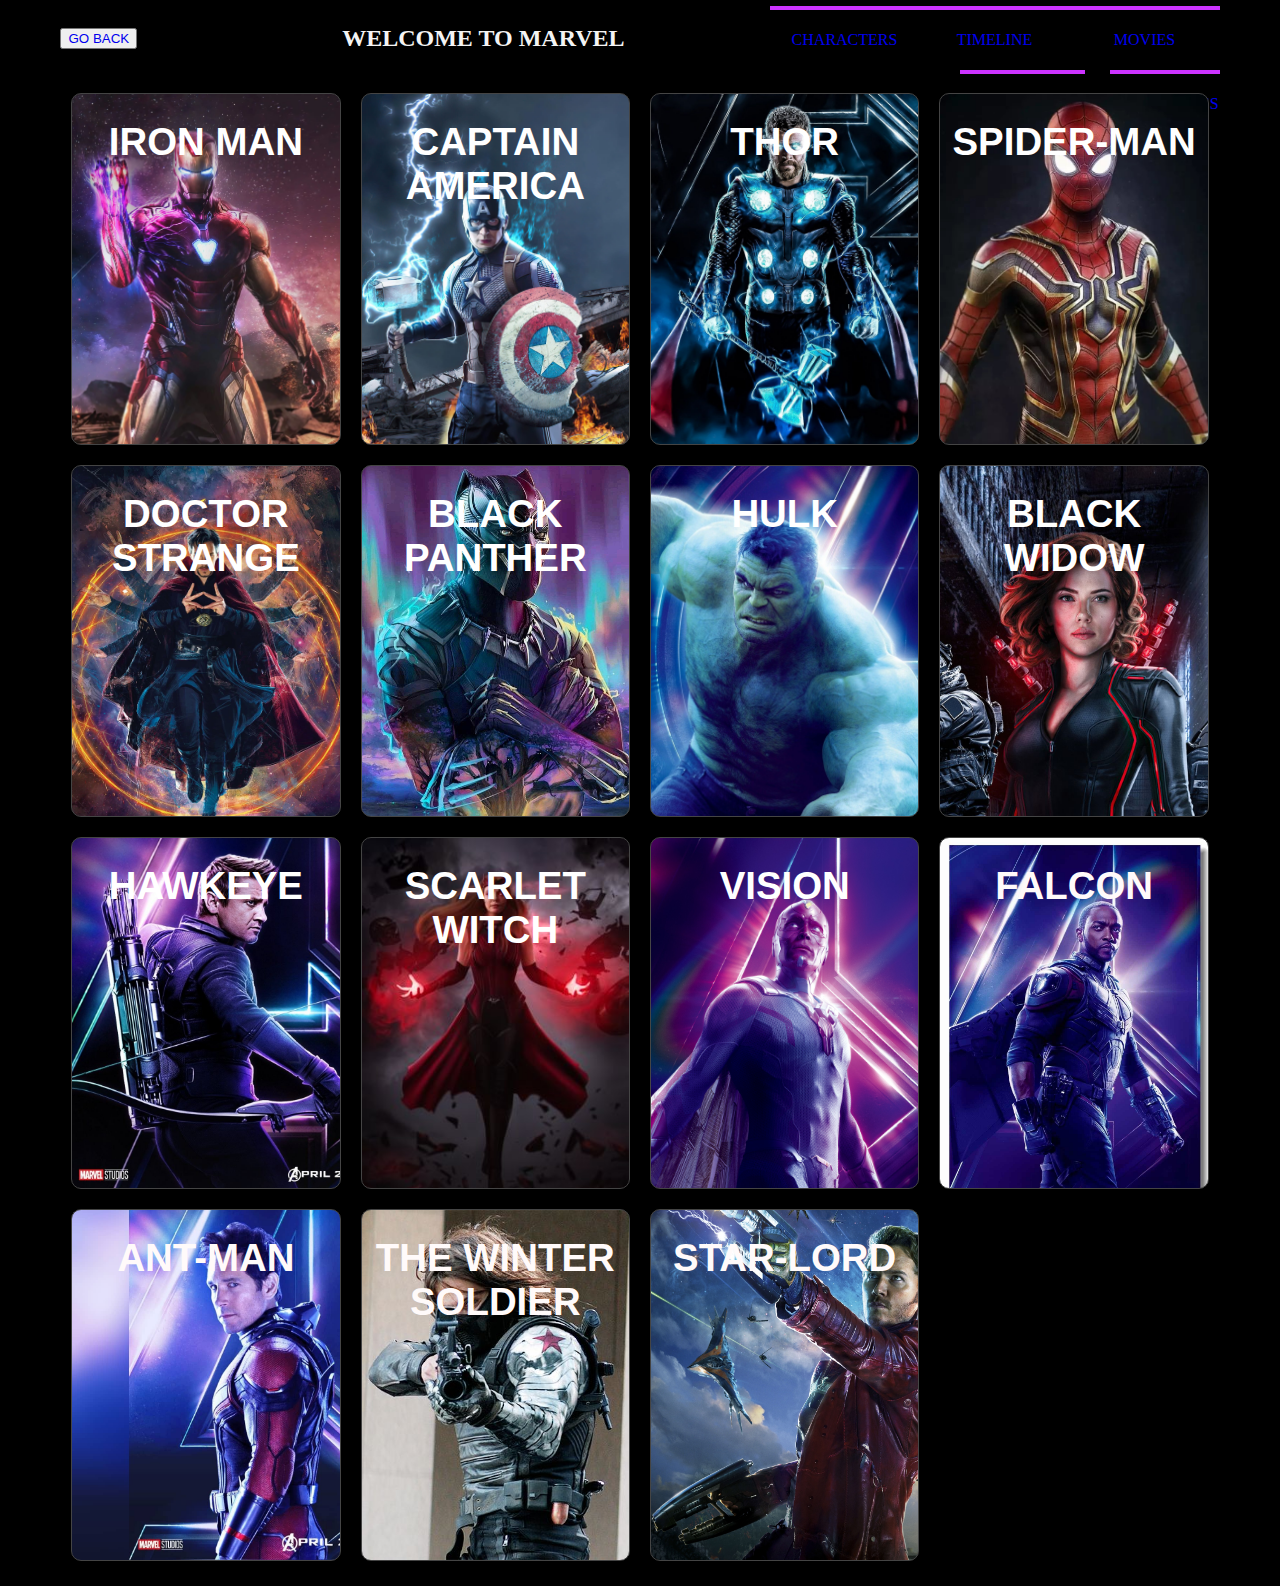
<file: characters.html>
<!DOCTYPE html>
<html lang="en">
<head>
    <meta charset="UTF-8">
    <meta http-equiv="X-UA-Compatible" content="IE=edge">
    <meta name="viewport" content="width=device-width, initial-scale=1.0">
    <link href="https://cdn.jsdelivr.net/npm/bootstrap@5.2.0-beta1/dist/css/bootstrap.min.css" rel="stylesheet" integrity="sha384-0evHe/X+R7YkIZDRvuzKMRqM+OrBnVFBL6DOitfPri4tjfHxaWutUpFmBp4vmVor" crossorigin="anonymous">
    <link rel="stylesheet" href="characters.css">
    <title>Characters</title>
</head>
<body>
    
    <header>
        <div class="buttn">
            <button type="button" class="btn btn-light"><a href="index.html">GO BACK</a></button>
        </div>
        <a href="index.html"> <h2>  WELCOME TO MARVEL </h2> </a> 
         <ul>
             

            <div class="charac">
                <li><a href="characters.html">CHARACTERS</a></li>
              </div>
            <li class="nav-item dropdown" >
                <a class="nav-link dropdown-toggle" href="#" id="navbarDarkDropdownMenuLink" role="button" data-bs-toggle="dropdown" aria-expanded="false">
                TIMELINE
                </a>
                <ul class="dropdown-menu dropdown-menu-dark" aria-labelledby="navbarDarkDropdownMenuLink">
                    

                    <li> <a class="dropdown-item" href="timeline.html">RELEASE ORDER</a> </li>
                    <li>  <a class="dropdown-item" href="chrono.html">WATCH ORDER</a></li>
                </ul>
              </li>
         
            <li class="nav-item dropdown" >
                <a class="nav-link dropdown-toggle" href="#" id="navbarDarkDropdownMenuLink" role="button" data-bs-toggle="dropdown" aria-expanded="false">
                 MOVIES
                </a>
                <ul class="dropdown-menu dropdown-menu-dark" aria-labelledby="navbarDarkDropdownMenuLink">
                <li><a class="dropdown-item" href="movies.html">FILM</a></li>
                <li><a class="dropdown-item" href="series.html">SERIES</a></li>
                </ul>
            </li>

             
         </ul>
 </header>

   <div id="container">
        <div class="card" id="num1">
            <article>
                <div class="n1">
                    <h1>IRON MAN</h1>
                </div>
            </article>
        </div>
        <div class="card" id="num2">
            <article>
                <div class="n2">
                    <h1>CAPTAIN AMERICA</h1>
                </div>
            </article>
        </div>
        <div class="card" id="num3">
            <article>
                <div class="n3">
                    <h1>THOR</h1>
                </div>
            </article>
        </div>
        <div class="card" id="num4">
            <article> 
                <div class="n4">
                    <h1>SPIDER-MAN</h1>
                </div>
            </article>
        </div>
        <div class="card" id="num5">
            <article>
                <div class="n5">
                    <h1>DOCTOR STRANGE</h1>
                </div>
            </article>
        </div>
        <div class="card" id="num6">
            <article>
                <div class="n6">
                    <h1>BLACK PANTHER</h1>
                </div>
            </article>
        </div>
        <div class="card" id="num7">
            <article>
                <div class="n7">
                    <h1>HULK</h1>
                </div>
            </article>
        </div>
        <div class="card" id="num8">
            <article> 
                <div class="n8">
                    <h1>BLACK WIDOW</h1>
                </div>
            </article>
        </div>
        <div class="card" id="num9">
            <article>
                <div class="n9">
                    <h1>HAWKEYE</h1>
                </div>
            </article>
        </div>
        <div class="card" id="num10">
            <article>
                <div class="n10">
                    <h1>SCARLET WITCH</h1>
                </div>
            </article>
        </div>
        <div class="card" id="num11">
            <article>
                <div class="n11">
                    <h1>VISION</h1>
                </div>
            </article>
        </div>
        <div class="card" id="num12">
            <article> 
                <div class="n12">
                    <h1>FALCON</h1>
                </div>
            </article>
        </div>
        <div class="card" id="num13">
            <article> 
                <div class="n13">
                    <h1>ANT-MAN</h1>
                </div>
            </article>
        </div>
        <div class="card" id="num14">
            <article>
                <div class="n14">
                    <h1>THE WINTER SOLDIER</h1>
                </div>
            </article>
        </div>
        <div class="card" id="num15">
            <article>
                <div class="n15">
                    <h1>STAR-LORD</h1>
                </div>
            </article>
        </div>
   </div>


   <script src="https://cdn.jsdelivr.net/npm/bootstrap@5.2.0-beta1/dist/js/bootstrap.bundle.min.js" integrity="sha384-pprn3073KE6tl6bjs2QrFaJGz5/SUsLqktiwsUTF55Jfv3qYSDhgCecCxMW52nD2" crossorigin="anonymous"></script>
</body>
</html>
</file>
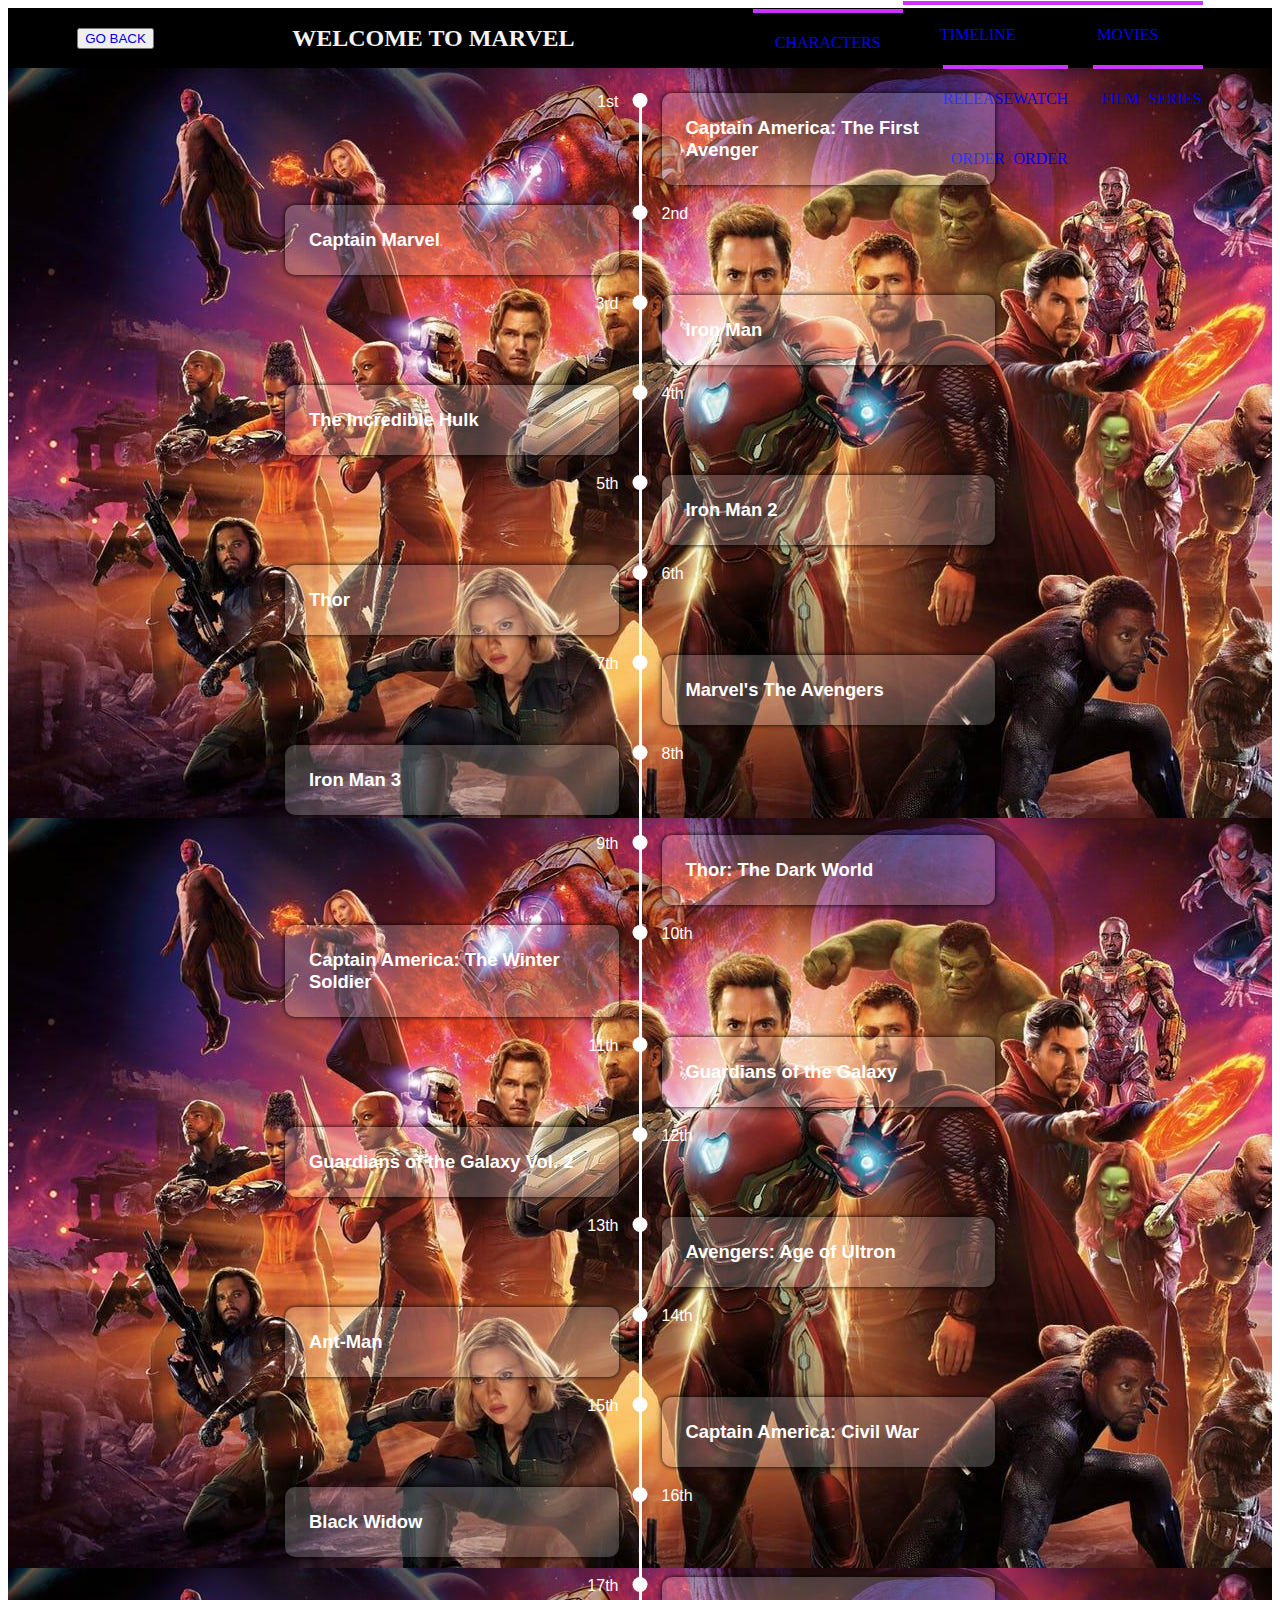
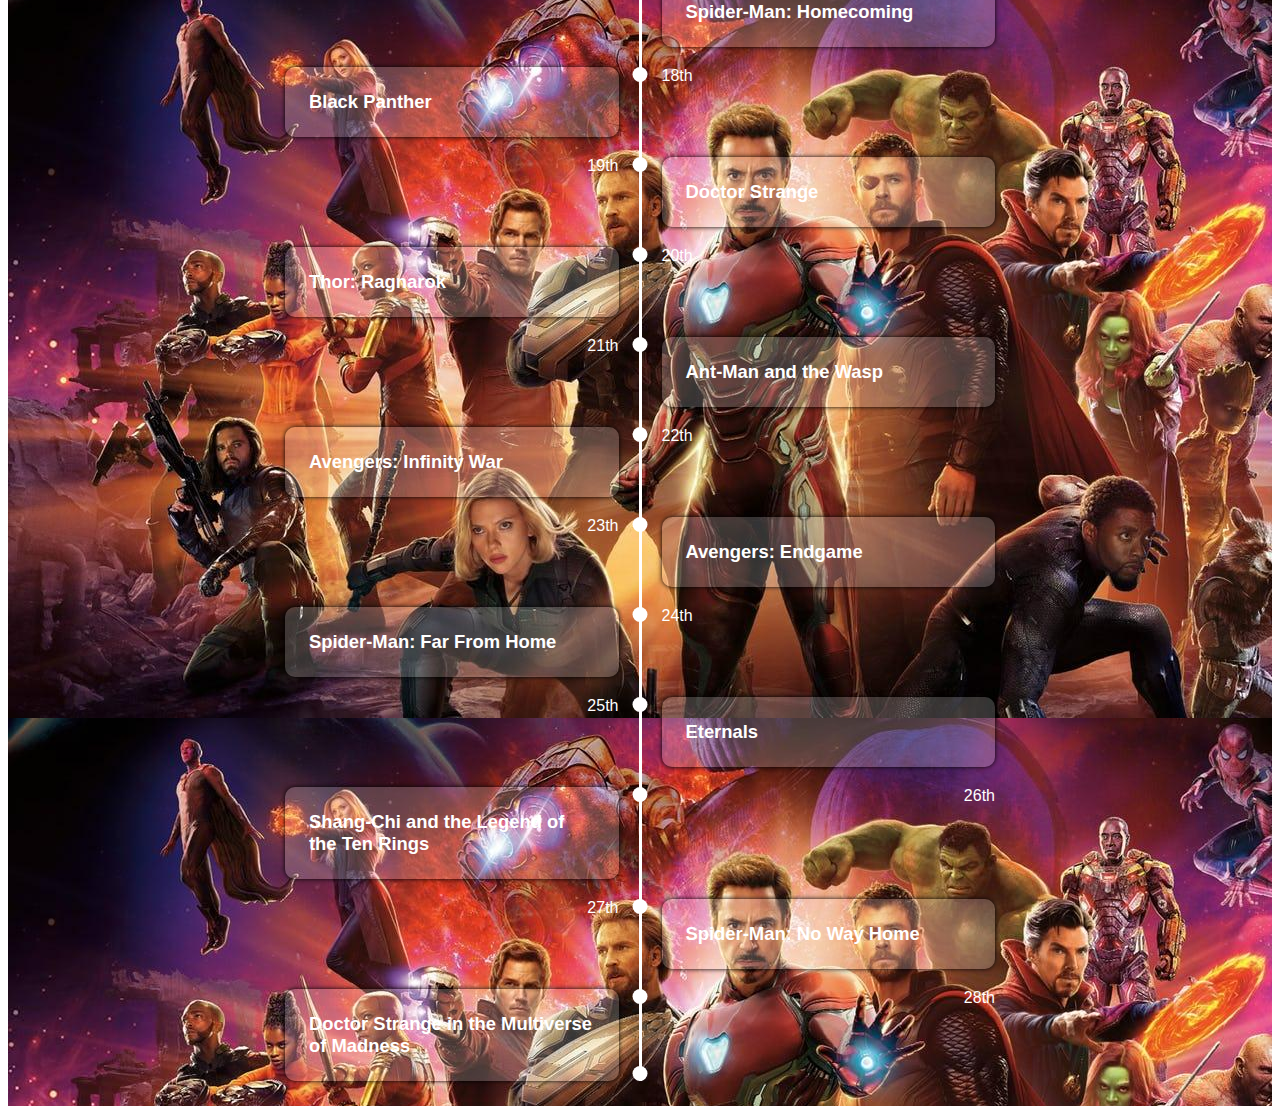
<file: chrono.html>
<!DOCTYPE html>
<html lang="en">

<head>
    <meta charset="UTF-8">
    <meta http-equiv="X-UA-Compatible" content="IE=edge">
    <meta name="viewport" content="width=device-width, initial-scale=1.0">

    <title>HOW TO WATCH MARVEL IN CHRONOLOGICAL ORDER</title>
    <link rel="stylesheet" href="chrono.css">
    <link href="https://cdn.jsdelivr.net/npm/bootstrap@5.0.2/dist/css/bootstrap.min.css" rel="stylesheet"
        integrity="sha384-EVSTQN3/azprG1Anm3QDgpJLIm9Nao0Yz1ztcQTwFspd3yD65VohhpuuCOmLASjC" crossorigin="anonymous">

</head>

<body>

    <header>
        <div class="buttn">
            <button type="button" class="btn btn-light"><a href="index.html">GO BACK</a></button>
        </div>
        <a href="index.html"> <h2> WELCOME TO MARVEL </h2>
        </a>
        <ul>


            <div class="charac">
                <li><a href="characters.html">CHARACTERS</a></li>
              </div>
            <li class="nav-item dropdown" >
                <a class="nav-link dropdown-toggle" href="#" id="navbarDarkDropdownMenuLink" role="button" data-bs-toggle="dropdown" aria-expanded="false">
                TIMELINE
                </a>
                <ul class="dropdown-menu dropdown-menu-dark" aria-labelledby="navbarDarkDropdownMenuLink">
                    

                    <li> <a class="dropdown-item" href="timeline.html">RELEASE ORDER</a> </li>
                    <li>  <a class="dropdown-item" href="chrono.html">WATCH ORDER</a></li>
                </ul>
              </li>

            <li style="padding-bottom:10px" class="nav-item dropdown">
                <a class="nav-link dropdown-toggle" href="#" id="navbarDarkDropdownMenuLink" role="button"
                    data-bs-toggle="dropdown" aria-expanded="false">
                    MOVIES
                </a>
                <ul class="dropdown-menu dropdown-menu-dark" aria-labelledby="navbarDarkDropdownMenuLink">
                    <li><a class="dropdown-item" href="movies.html">FILM</a></li>
                    <li><a class="dropdown-item" href="series.html">SERIES</a></li>
                </ul>
            </li>


        </ul>
    </header>
    <div class="background">
        <div class="timeline">
            <div class="timeline--component">
                <div class="timeline--date timeline--date--right">1st</div>
            </div>
            <div class="timeline--middle">
                <div class="timeline--point"></div>
            </div>

            <div class="timeline--component timeline--component--bg">
                <h3 class="timeline--title">Captain America: The First Avenger</h3>

            </div>

            <div class="timeline--component timeline--component--bg">
                <h3 class="timeline--title">Captain Marvel</h3>

            </div>
            <div class="timeline--middle">
                <div class="timeline--point"></div>
            </div>
            <div class="timeline--component">
                <div class="timeline--date ">2nd</div>

            </div>

            <div class="timeline--component">
                <div class="timeline--date timeline--date--right">3rd</div>
            </div>
            <div class="timeline--middle">
                <div class="timeline--point"></div>
            </div>

            <div class="timeline--component timeline--component--bg">
                <h3 class="timeline--title">Iron Man</h3>

            </div>

            <div class="timeline--component timeline--component--bg">
                <h3 class="timeline--title">The Incredible Hulk</h3>

            </div>
            <div class="timeline--middle">
                <div class="timeline--point"></div>
            </div>
            <div class="timeline--component">
                <div class="timeline--date ">4th</div>

            </div>

            <div class="timeline--component">
                <div class="timeline--date timeline--date--right">5th</div>
            </div>
            <div class="timeline--middle">
                <div class="timeline--point"></div>
            </div>

            <div class="timeline--component timeline--component--bg">
                <h3 class="timeline--title">Iron Man 2</h3>

            </div>

            <div class="timeline--component timeline--component--bg">
                <h3 class="timeline--title">Thor</h3>

            </div>
            <div class="timeline--middle">
                <div class="timeline--point"></div>
            </div>
            <div class="timeline--component">
                <div class="timeline--date ">6th</div>

            </div>

            <div class="timeline--component">
                <div class="timeline--date timeline--date--right">7th</div>
            </div>
            <div class="timeline--middle">
                <div class="timeline--point"></div>
            </div>

            <div class="timeline--component timeline--component--bg">
                <h3 class="timeline--title">Marvel's The Avengers</h3>

            </div>

            <div class="timeline--component timeline--component--bg">
                <h3 class="timeline--title">Iron Man 3</h3>

            </div>
            <div class="timeline--middle">
                <div class="timeline--point"></div>
            </div>
            <div class="timeline--component">
                <div class="timeline--date ">8th</div>

            </div>

            <div class="timeline--component">
                <div class="timeline--date timeline--date--right">9th</div>
            </div>
            <div class="timeline--middle">
                <div class="timeline--point"></div>
            </div>

            <div class="timeline--component timeline--component--bg">
                <h3 class="timeline--title">Thor: The Dark World</h3>

            </div>

            <div class="timeline--component timeline--component--bg">
                <h3 class="timeline--title">Captain America: The Winter Soldier</h3>

            </div>
            <div class="timeline--middle">
                <div class="timeline--point"></div>
            </div>
            <div class="timeline--component">
                <div class="timeline--date ">10th</div>

            </div>

            <div class="timeline--component">
                <div class="timeline--date timeline--date--right">11th</div>
            </div>
            <div class="timeline--middle">
                <div class="timeline--point"></div>
            </div>

            <div class="timeline--component timeline--component--bg">
                <h3 class="timeline--title">Guardians of the Galaxy </h3>

            </div>

            <div class="timeline--component timeline--component--bg">
                <h3 class="timeline--title">Guardians of the Galaxy Vol. 2</h3>

            </div>
            <div class="timeline--middle">
                <div class="timeline--point"></div>
            </div>
            <div class="timeline--component">
                <div class="timeline--date ">12th</div>

            </div>

            <div class="timeline--component">
                <div class="timeline--date timeline--date--right">13th</div>
            </div>
            <div class="timeline--middle">
                <div class="timeline--point"></div>
            </div>

            <div class="timeline--component timeline--component--bg">
                <h3 class="timeline--title">Avengers: Age of Ultron</h3>

            </div>

            <div class="timeline--component timeline--component--bg">
                <h3 class="timeline--title">Ant-Man</h3>

            </div>
            <div class="timeline--middle">
                <div class="timeline--point"></div>
            </div>
            <div class="timeline--component">
                <div class="timeline--date ">14th</div>

            </div>

            <div class="timeline--component">
                <div class="timeline--date timeline--date--right">15th</div>
            </div>
            <div class="timeline--middle">
                <div class="timeline--point"></div>
            </div>

            <div class="timeline--component timeline--component--bg">
                <h3 class="timeline--title">Captain America: Civil War</h3>

            </div>

            <div class="timeline--component timeline--component--bg">
                <h3 class="timeline--title">Black Widow</h3>

            </div>
            <div class="timeline--middle">
                <div class="timeline--point"></div>
            </div>
            <div class="timeline--component">
                <div class="timeline--date ">16th</div>

            </div>

            <div class="timeline--component">
                <div class="timeline--date timeline--date--right">17th</div>
            </div>
            <div class="timeline--middle">
                <div class="timeline--point"></div>
            </div>

            <div class="timeline--component timeline--component--bg">
                <h3 class="timeline--title">Spider-Man: Homecoming</h3>

            </div>

            <div class="timeline--component timeline--component--bg">
                <h3 class="timeline--title">Black Panther</h3>

            </div>
            <div class="timeline--middle">
                <div class="timeline--point"></div>
            </div>
            <div class="timeline--component">
                <div class="timeline--date ">18th</div>

            </div>

            <div class="timeline--component">
                <div class="timeline--date timeline--date--right">19th</div>
            </div>
            <div class="timeline--middle">
                <div class="timeline--point"></div>
            </div>

            <div class="timeline--component timeline--component--bg">
                <h3 class="timeline--title">Doctor Strange</h3>

            </div>

            <div class="timeline--component timeline--component--bg">
                <h3 class="timeline--title">Thor: Ragnarok</h3>

            </div>
            <div class="timeline--middle">
                <div class="timeline--point"></div>
            </div>
            <div class="timeline--component">
                <div class="timeline--date ">20th</div>

            </div>

            <div class="timeline--component">
                <div class="timeline--date timeline--date--right">21th</div>
            </div>
            <div class="timeline--middle">
                <div class="timeline--point"></div>
            </div>

            <div class="timeline--component timeline--component--bg">
                <h3 class="timeline--title">Ant-Man and the Wasp</h3>

            </div>

            <div class="timeline--component timeline--component--bg">
                <h3 class="timeline--title">Avengers: Infinity War</h3>

            </div>
            <div class="timeline--middle">
                <div class="timeline--point"></div>
            </div>
            <div class="timeline--component">
                <div class="timeline--date ">22th</div>

            </div>

            <div class="timeline--component">
                <div class="timeline--date timeline--date--right">23th</div>
            </div>
            <div class="timeline--middle">
                <div class="timeline--point"></div>
            </div>

            <div class="timeline--component timeline--component--bg">
                <h3 class="timeline--title">Avengers: Endgame</h3>

            </div>

            <div class="timeline--component timeline--component--bg">
                <h3 class="timeline--title">Spider-Man: Far From Home</h3>

            </div>
            <div class="timeline--middle">
                <div class="timeline--point"></div>
            </div>
            <div class="timeline--component">
                <div class="timeline--date ">24th</div>

            </div>

            <div class="timeline--component">
                <div class="timeline--date timeline--date--right">25th</div>

            </div>
            <div class="timeline--middle">
                <div class="timeline--point"></div>
            </div>
            <div class="timeline--component timeline--component--bg">
                <h3 class="timeline--title">Eternals</h3>
            
            </div>

            <div class="timeline--component timeline--component--bg">
                <h3 class="timeline--title">Shang-Chi and the Legend of the Ten Rings</h3>
            
            </div>
            <div class="timeline--middle">
                <div class="timeline--point"></div>
            </div>
            <div class="timeline--component">
                <div class="timeline--date timeline--date--right">26th</div>
            </div>

            <div class="timeline--component">
                <div class="timeline--date timeline--date--right">27th</div>

            </div>
            <div class="timeline--middle">
                <div class="timeline--point"></div>
            </div>
            <div class="timeline--component timeline--component--bg">
                <h3 class="timeline--title">Spider-Man: No Way Home</h3>
            
            </div>


            <div class="timeline--component timeline--component--bottom   timeline--component--bg">
                <h3 class="timeline--title">Doctor Strange in the Multiverse of Madness</h3>
            
            </div>
            <div class="timeline--middle">
                <div class="timeline--point"></div>
                <div class="timeline--point timeline--point--bottom"></div>
            </div>
            <div class="timeline--component timeline--component--bottom">
                <div class="timeline--date timeline--date--right">28th</div>
            </div>

        </div>
    </div>
</body>

<script src="https://cdn.jsdelivr.net/npm/bootstrap@5.0.2/dist/js/bootstrap.bundle.min.js" integrity="sha384-MrcW6ZMFYlzcLA8Nl+NtUVF0sA7MsXsP1UyJoMp4YLEuNSfAP+JcXn/tWtIaxVXM" crossorigin="anonymous"></script>

</html>
</file>
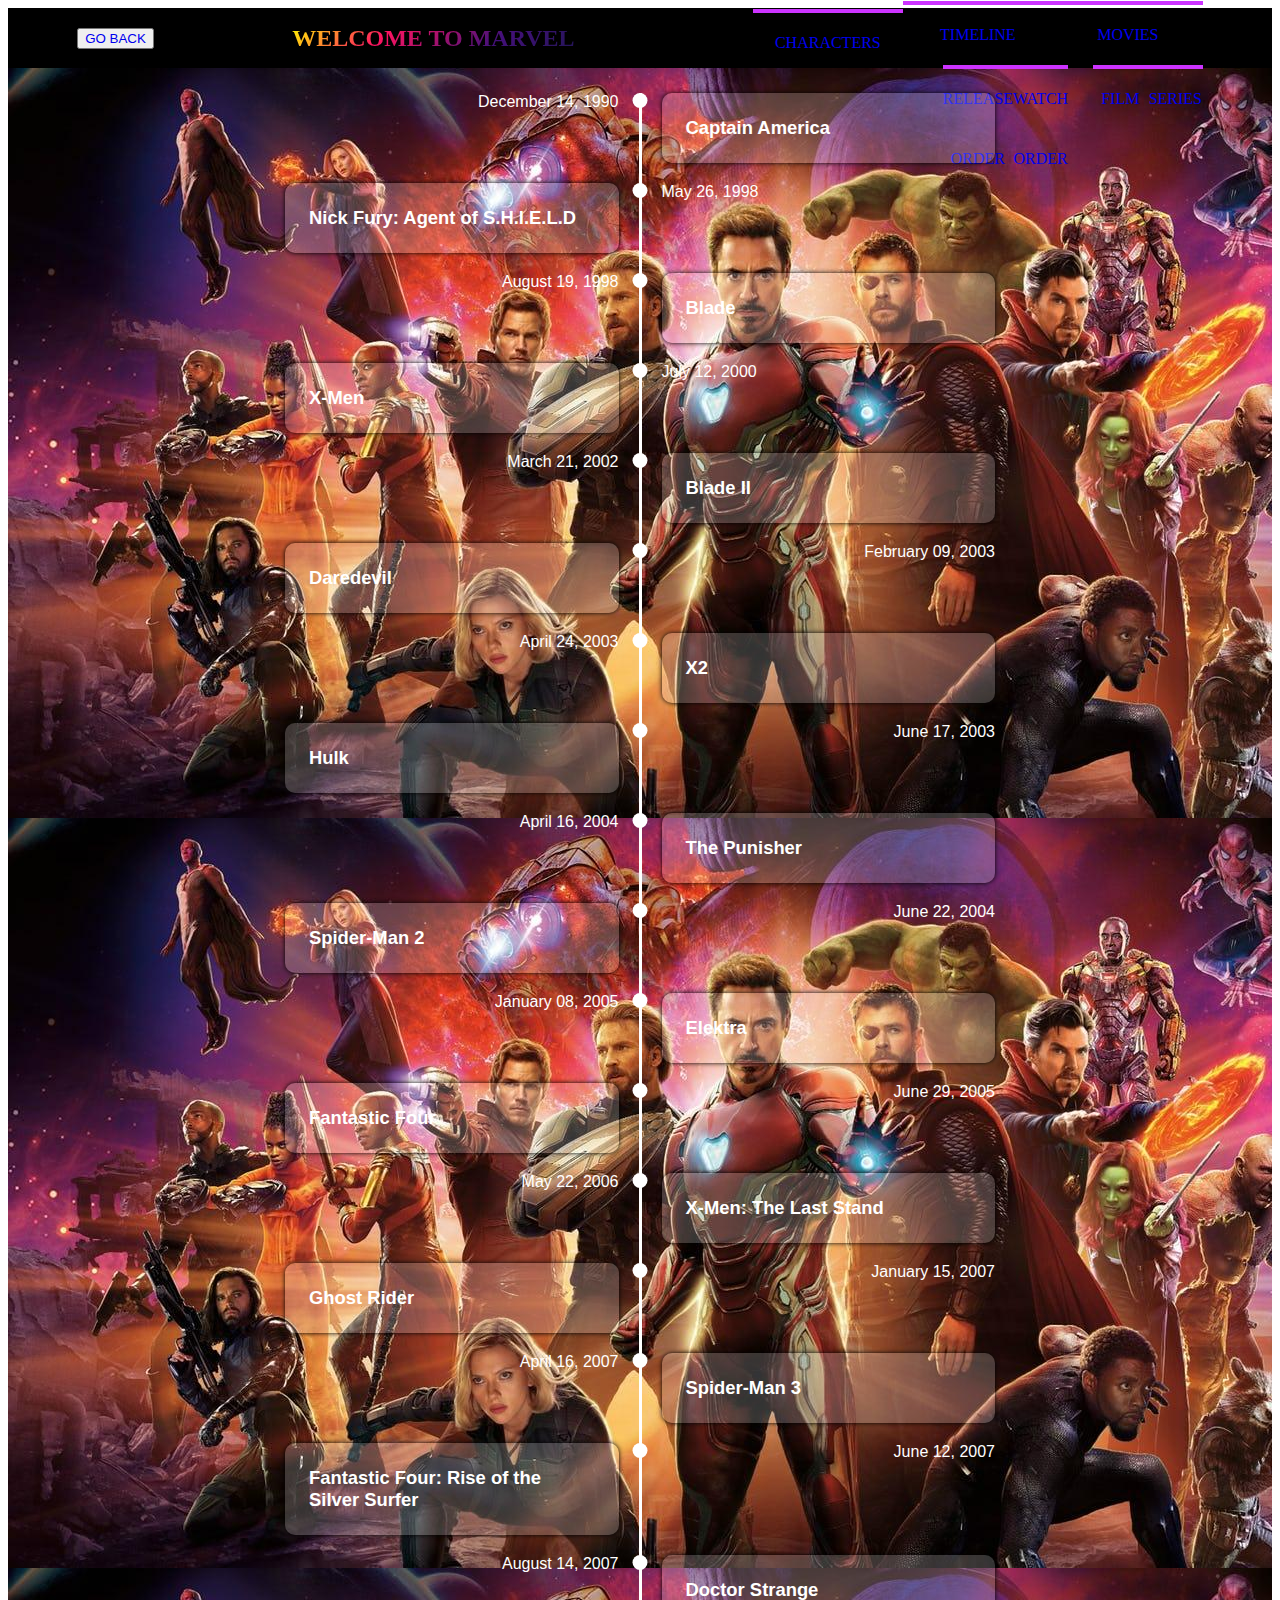
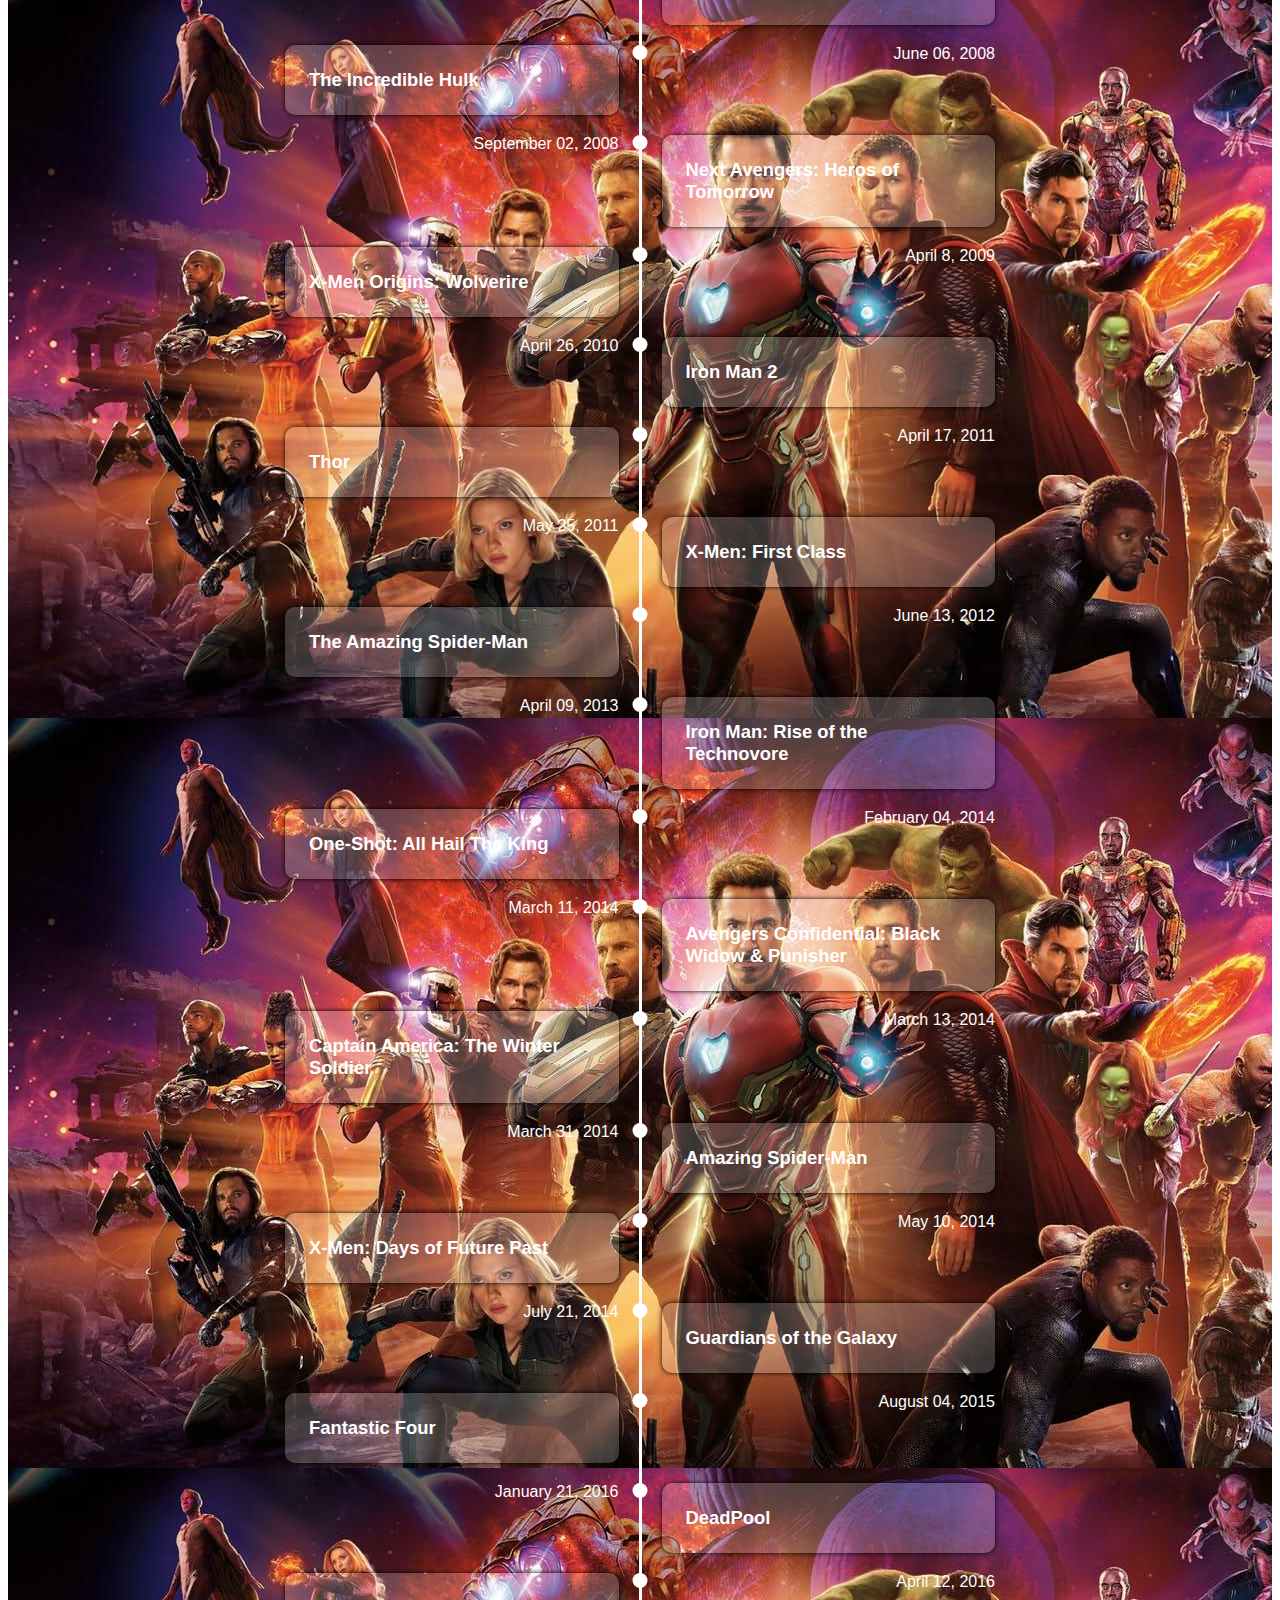
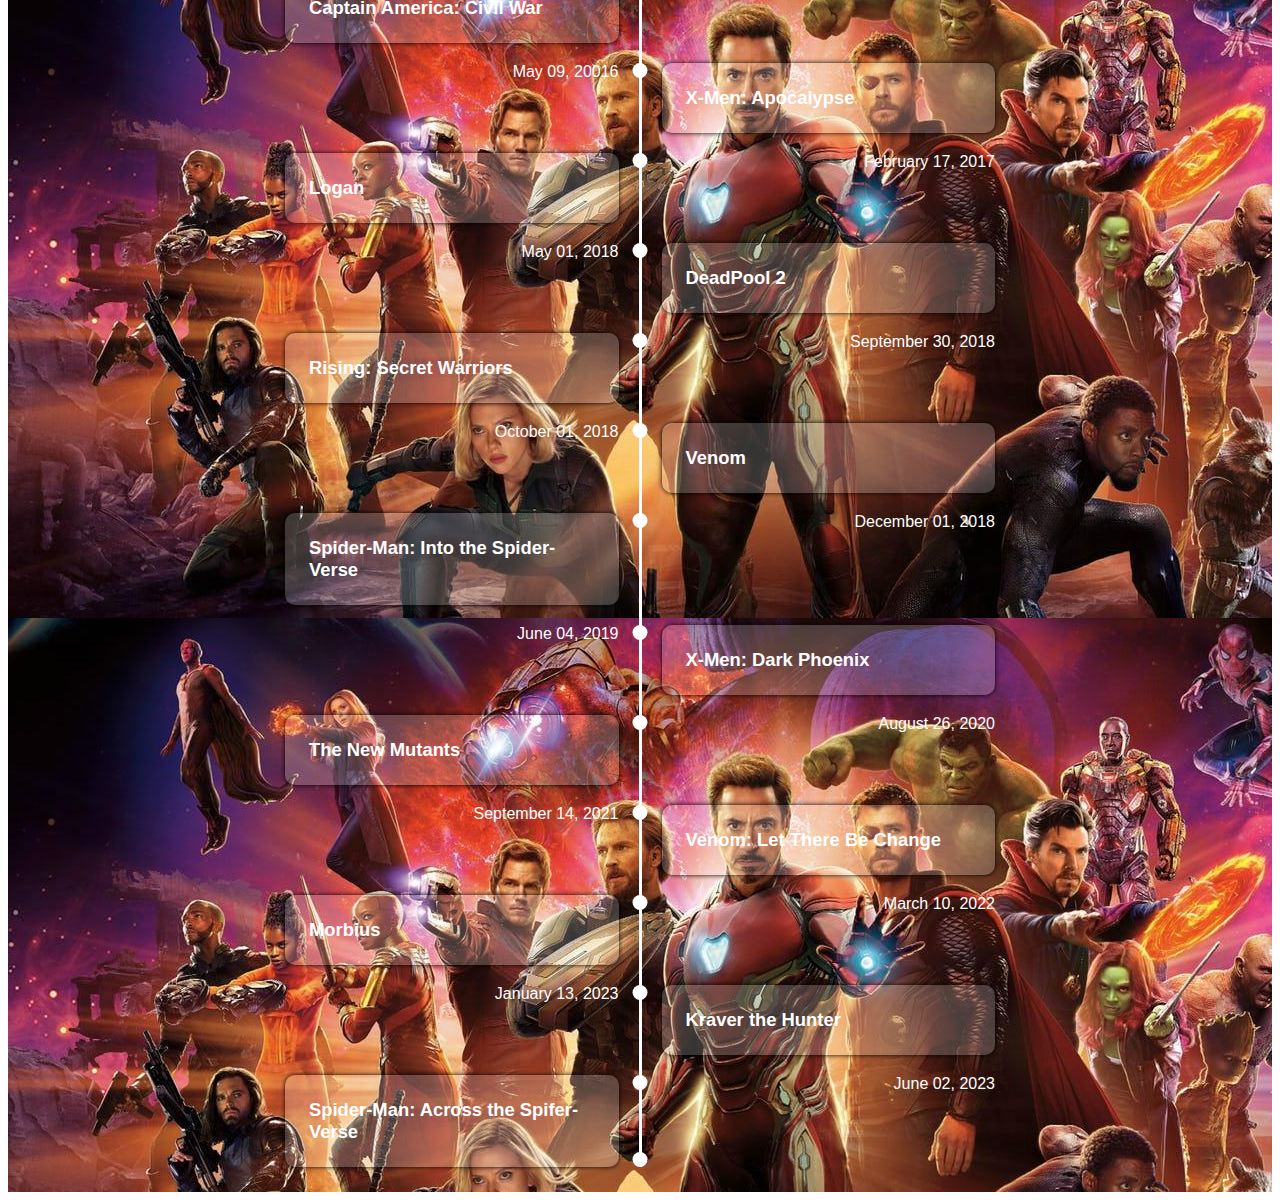
<file: timeline.html>
<!DOCTYPE html>
<html lang="en">

<head>
    <meta charset="UTF-8">
    <meta http-equiv="X-UA-Compatible" content="IE=edge">
    <meta name="viewport" content="width=device-width, initial-scale=1.0">

    <title>Timeline</title>
    <link rel="stylesheet" href="timeline.css">
    <link href="https://cdn.jsdelivr.net/npm/bootstrap@5.0.2/dist/css/bootstrap.min.css" rel="stylesheet" integrity="sha384-EVSTQN3/azprG1Anm3QDgpJLIm9Nao0Yz1ztcQTwFspd3yD65VohhpuuCOmLASjC" crossorigin="anonymous">

</head>

<body>
    <header>
        <div class="buttn">
            <button type="button" class="btn btn-light"><a href="index.html">GO BACK</a></button>
        </div>
        <a href="index.html"> <h2>  WELCOME TO MARVEL </h2> </a>
        <ul>


            <div class="charac">
                <li><a href="characters.html">CHARACTERS</a></li>
              </div>
            <li class="nav-item dropdown" >
                <a class="nav-link dropdown-toggle" href="#" id="navbarDarkDropdownMenuLink" role="button" data-bs-toggle="dropdown" aria-expanded="false">
                TIMELINE
                </a>
                <ul class="dropdown-menu dropdown-menu-dark" aria-labelledby="navbarDarkDropdownMenuLink">
                    

                    <li> <a class="dropdown-item" href="timeline.html">RELEASE ORDER</a> </li>
                    <li>  <a class="dropdown-item" href="chrono.html">WATCH ORDER</a></li>
                </ul>
              </li>

            <li style="padding-bottom:10px" class="nav-item dropdown">
                <a class="nav-link dropdown-toggle" href="#" id="navbarDarkDropdownMenuLink" role="button"
                    data-bs-toggle="dropdown" aria-expanded="false">
                    MOVIES
                </a>
                <ul class="dropdown-menu dropdown-menu-dark" aria-labelledby="navbarDarkDropdownMenuLink">
                    <li><a class="dropdown-item" href="movies.html">FILM</a></li>
                    <li><a class="dropdown-item" href="series.html">SERIES</a></li>
                </ul>
            </li>


        </ul>
    </header>

    <div class="background">
        <div class="timeline">
            <div class="timeline--component">
                <div class="timeline--date timeline--date--right">December 14, 1990</div>
            </div>
            <div class="timeline--middle">
                <div class="timeline--point"></div>
            </div>

            <div class="timeline--component timeline--component--bg">
                <h3 class="timeline--title">Captain America</h3>
                
            </div>

            <div class="timeline--component timeline--component--bg">
                <h3 class="timeline--title">Nick Fury: Agent of S.H.I.E.L.D</h3>
                
            </div>
            <div class="timeline--middle">
                <div class="timeline--point"></div>
            </div>
            <div class="timeline--component">
                <div class="timeline--date ">May 26, 1998</div>

            </div>


            <div class="timeline--component">
                <div class="timeline--date timeline--date--right">August 19, 1998</div>
            </div>
            <div class="timeline--middle">
                <div class="timeline--point"></div>
            </div>
            <div class="timeline--component timeline--component--bg">
                <h3 class="timeline--title">Blade</h3>
                
            </div>

            <div class="timeline--component timeline--component--bg">
                <h3 class="timeline--title">X-Men</h3>
            
            </div>
            <div class="timeline--middle">
                <div class="timeline--point"></div>
            </div>
            <div class="timeline--component">
                <div class="timeline--date ">July 12, 2000</div>
            </div>
            

            <div class="timeline--component">
                <div class="timeline--date timeline--date--right">March 21, 2002</div>
            </div>
            <div class="timeline--middle">
                <div class="timeline--point"></div>
            </div>

            <div class="timeline--component timeline--component--bg">
                <h3 class="timeline--title">Blade II</h3>
                
            </div>
            

            <div class="timeline--component timeline--component--bg">
                <h3 class="timeline--title">Daredevil</h3>
                
                
            </div>
            <div class="timeline--middle">
                <div class="timeline--point"></div>
            </div>
            <div class="timeline--component">
                <div class="timeline--date timeline--date--right">February 09, 2003</div>
            </div>


            <div class="timeline--component">
                <div class="timeline--date timeline--date--right">April 24, 2003</div>

            </div>
            <div class="timeline--middle">
                <div class="timeline--point"></div>
            </div>
            <div class="timeline--component timeline--component--bg">
                <h3 class="timeline--title">X2</h3>
                
            </div>
            

            <div class="timeline--component timeline--component--bg">
                <h3 class="timeline--title">Hulk</h3>
                
            </div>
            <div class="timeline--middle">
                <div class="timeline--point"></div>
            </div>
            <div class="timeline--component">
                <div class="timeline--date timeline--date--right">June 17, 2003</div>
            </div>
            

            <div class="timeline--component">
                <div class="timeline--date timeline--date--right">April 16, 2004</div>

            </div>
            <div class="timeline--middle">
                <div class="timeline--point"></div>
            </div>
            <div class="timeline--component timeline--component--bg">
                <h3 class="timeline--title">The Punisher</h3>
                
            </div>
            
            
            <div class="timeline--component timeline--component--bg">
                <h3 class="timeline--title">Spider-Man 2</h3>
                
            </div>
            <div class="timeline--middle">
                <div class="timeline--point"></div>
            </div>
            <div class="timeline--component">
                <div class="timeline--date timeline--date--right">June 22, 2004</div>
            </div>
            

            <div class="timeline--component">
                <div class="timeline--date timeline--date--right">January 08, 2005</div>

            </div>
            <div class="timeline--middle">
                <div class="timeline--point"></div>
            </div>
            <div class="timeline--component timeline--component--bg">
                <h3 class="timeline--title">Elektra</h3>
                
            </div>
            
            
            <div class="timeline--component timeline--component--bg">
                <h3 class="timeline--title">Fantastic Four</h3>
                
            </div>
            <div class="timeline--middle">
                <div class="timeline--point"></div>
            </div>
            <div class="timeline--component">
                <div class="timeline--date timeline--date--right">June 29, 2005</div>
            </div>


            <div class="timeline--component">
                <div class="timeline--date timeline--date--right">May 22, 2006</div>

            </div>
            <div class="timeline--middle">
                <div class="timeline--point"></div>
            </div>
            <div class="timeline--component timeline--component--bg">
                <h3 class="timeline--title">X-Men: The Last Stand</h3>
                
            </div>
            

            <div class="timeline--component timeline--component--bg">
                <h3 class="timeline--title">Ghost Rider</h3>
                
            </div>
            <div class="timeline--middle">
                <div class="timeline--point"></div>
            </div>
            <div class="timeline--component">
                <div class="timeline--date timeline--date--right">January 15, 2007</div>
            </div>


            <div class="timeline--component">
                <div class="timeline--date timeline--date--right">April 16, 2007</div>

            </div>
            <div class="timeline--middle">
                <div class="timeline--point"></div>
            </div>
            <div class="timeline--component timeline--component--bg">
                <h3 class="timeline--title">Spider-Man 3</h3>
                
            </div>


            <div class="timeline--component timeline--component--bg">
                <h3 class="timeline--title">Fantastic Four: Rise of the Silver Surfer</h3>
                
            </div>
            <div class="timeline--middle">
                <div class="timeline--point"></div>
            </div>
            <div class="timeline--component">
                <div class="timeline--date timeline--date--right">June 12, 2007</div>
            </div>


            <div class="timeline--component">
                <div class="timeline--date timeline--date--right">August 14, 2007</div>

            </div>
            <div class="timeline--middle">
                <div class="timeline--point"></div>
            </div>
            <div class="timeline--component timeline--component--bg">
                <h3 class="timeline--title">Doctor Strange</h3>
                
            </div>

            <div class="timeline--component timeline--component--bg">
                <h3 class="timeline--title">The Incredible Hulk</h3>
                
            </div>
            <div class="timeline--middle">
                <div class="timeline--point"></div>
            </div>
            <div class="timeline--component">
                <div class="timeline--date timeline--date--right">June 06, 2008</div>
            </div>


            <div class="timeline--component">
                <div class="timeline--date timeline--date--right">September 02, 2008</div>

            </div>
            <div class="timeline--middle">
                <div class="timeline--point"></div>
            </div>
            <div class="timeline--component timeline--component--bg">
                <h3 class="timeline--title">Next Avengers: Heros of Tomorrow</h3>
                
            </div>


            <div class="timeline--component timeline--component--bg">
                <h3 class="timeline--title">X-Men Origins: Wolverire</h3>
                
                
            </div>
            <div class="timeline--middle">
                <div class="timeline--point"></div>
            </div>
            <div class="timeline--component">
                <div class="timeline--date timeline--date--right">April 8, 2009</div>
            </div>


            <div class="timeline--component">
                <div class="timeline--date timeline--date--right">April 26, 2010</div>

            </div>
            <div class="timeline--middle">
                <div class="timeline--point"></div>
            </div>
            <div class="timeline--component timeline--component--bg">
                <h3 class="timeline--title">Iron Man 2</h3>
                
            </div>


            <div class="timeline--component timeline--component--bg">
                <h3 class="timeline--title">Thor</h3>
                
            </div>
            <div class="timeline--middle">
                <div class="timeline--point"></div>
            </div>
            <div class="timeline--component">
                <div class="timeline--date timeline--date--right">April 17, 2011</div>
            </div>


            <div class="timeline--component">
                <div class="timeline--date timeline--date--right">May 25, 2011</div>

            </div>
            <div class="timeline--middle">
                <div class="timeline--point"></div>
            </div>
            <div class="timeline--component timeline--component--bg">
                <h3 class="timeline--title">X-Men: First Class</h3>
                
                
            </div>


            <div class="timeline--component timeline--component--bg">
                <h3 class="timeline--title">The Amazing Spider-Man</h3>
                
            </div>
            <div class="timeline--middle">
                <div class="timeline--point"></div>
            </div>
            <div class="timeline--component">
                <div class="timeline--date timeline--date--right">June 13, 2012</div>
            </div>


            <div class="timeline--component">
                <div class="timeline--date timeline--date--right">April 09, 2013</div>

            </div>
            <div class="timeline--middle">
                <div class="timeline--point"></div>
            </div>
            <div class="timeline--component timeline--component--bg">
                <h3 class="timeline--title">Iron Man: Rise of the Technovore</h3>
                
            </div>


            <div class="timeline--component timeline--component--bg">
                <h3 class="timeline--title">One-Shot: All Hail The King</h3>
                
            </div>
            <div class="timeline--middle">
                <div class="timeline--point"></div>
            </div>
            <div class="timeline--component">
                <div class="timeline--date timeline--date--right">February 04, 2014</div>
            </div>


            <div class="timeline--component">
                <div class="timeline--date timeline--date--right">March 11, 2014</div>

            </div>
            <div class="timeline--middle">
                <div class="timeline--point"></div>
            </div>
            <div class="timeline--component timeline--component--bg">
                <h3 class="timeline--title">Avengers Confidential: Black Widow & Punisher</h3>
                
            </div>


            <div class="timeline--component timeline--component--bg">
                <h3 class="timeline--title">Captain America: The Winter Soldier</h3>
                
                
            </div>
            <div class="timeline--middle">
                <div class="timeline--point"></div>
            </div>
            <div class="timeline--component">
                <div class="timeline--date timeline--date--right">March 13, 2014</div>
            </div>


            <div class="timeline--component">
                <div class="timeline--date timeline--date--right">March 31, 2014</div>

            </div>
            <div class="timeline--middle">
                <div class="timeline--point"></div>
            </div>
            <div class="timeline--component timeline--component--bg">
                <h3 class="timeline--title">Amazing Spider-Man</h3>
                
            </div>

            <div class="timeline--component timeline--component--bg">
                <h3 class="timeline--title">X-Men: Days of Future Past</h3>
                
            </div>
            <div class="timeline--middle">
                <div class="timeline--point"></div>
            </div>
            <div class="timeline--component">
                <div class="timeline--date timeline--date--right">May 10, 2014</div>
            </div>


            <div class="timeline--component">
                <div class="timeline--date timeline--date--right">July 21, 2014</div>

            </div>
            <div class="timeline--middle">
                <div class="timeline--point"></div>
            </div>
            <div class="timeline--component timeline--component--bg">
                <h3 class="timeline--title">Guardians of the Galaxy</h3>
                
            </div>

            <div class="timeline--component timeline--component--bg">
                <h3 class="timeline--title">Fantastic Four</h3>
                
            </div>
            <div class="timeline--middle">
                <div class="timeline--point"></div>
            </div>
            <div class="timeline--component">
                <div class="timeline--date timeline--date--right">August 04, 2015</div>
            </div>


            <div class="timeline--component">
                <div class="timeline--date timeline--date--right">January 21, 2016</div>

            </div>
            <div class="timeline--middle">
                <div class="timeline--point"></div>
            </div>
            <div class="timeline--component timeline--component--bg">
                <h3 class="timeline--title">DeadPool</h3>
                
            </div>


            <div class="timeline--component timeline--component--bg">
                <h3 class="timeline--title">Captain America: Civil War</h3>
                
            </div>
            <div class="timeline--middle">
                <div class="timeline--point"></div>
            </div>
            <div class="timeline--component">
                <div class="timeline--date timeline--date--right">April 12, 2016</div>
            </div>


            <div class="timeline--component">
                <div class="timeline--date timeline--date--right">May 09, 20016</div>

            </div>
            <div class="timeline--middle">
                <div class="timeline--point"></div>
            </div>
            <div class="timeline--component timeline--component--bg">
                <h3 class="timeline--title">X-Men: Apocalypse</h3>
                
            </div>

            <div class="timeline--component timeline--component--bg">
                <h3 class="timeline--title">Logan</h3>
                
            </div>
            <div class="timeline--middle">
                <div class="timeline--point"></div>
            </div>
            <div class="timeline--component">
                <div class="timeline--date timeline--date--right">February 17, 2017</div>
            </div>


            <div class="timeline--component">
                <div class="timeline--date timeline--date--right">May 01, 2018</div>

            </div>
            <div class="timeline--middle">
                <div class="timeline--point"></div>
            </div>
            <div class="timeline--component timeline--component--bg">
                <h3 class="timeline--title">DeadPool 2</h3>
                
            </div>

            <div class="timeline--component timeline--component--bg">
                <h3 class="timeline--title">Rising: Secret Warriors</h3>
                
            </div>
            <div class="timeline--middle">
                <div class="timeline--point"></div>
            </div>
            <div class="timeline--component">
                <div class="timeline--date timeline--date--right">September 30, 2018</div>
            </div>


            <div class="timeline--component">
                <div class="timeline--date timeline--date--right">October 01, 2018</div>

            </div>
            <div class="timeline--middle">
                <div class="timeline--point"></div>
            </div>
            <div class="timeline--component timeline--component--bg">
                <h3 class="timeline--title">Venom</h3>
                
            </div>


            <div class="timeline--component timeline--component--bg">
                <h3 class="timeline--title">Spider-Man: Into the Spider-Verse</h3>
                
            </div>
            <div class="timeline--middle">
                <div class="timeline--point"></div>
            </div>
            <div class="timeline--component">
                <div class="timeline--date timeline--date--right">December 01, 2018</div>
            </div>


            <div class="timeline--component">
                <div class="timeline--date timeline--date--right">June 04, 2019</div>

            </div>
            <div class="timeline--middle">
                <div class="timeline--point"></div>
            </div>
            <div class="timeline--component timeline--component--bg">
                <h3 class="timeline--title">X-Men: Dark Phoenix</h3>
                
            </div>


            <div class="timeline--component timeline--component--bg">
                <h3 class="timeline--title">The New Mutants</h3>
                
            </div>
            <div class="timeline--middle">
                <div class="timeline--point"></div>
            </div>
            <div class="timeline--component">
                <div class="timeline--date timeline--date--right">August 26, 2020</div>
            </div>


            <div class="timeline--component">
                <div class="timeline--date timeline--date--right">September 14, 2021</div>

            </div>
            <div class="timeline--middle">
                <div class="timeline--point"></div>
            </div>
            <div class="timeline--component timeline--component--bg">
                <h3 class="timeline--title">Venom: Let There Be Change</h3>
                
            </div>


            <div class="timeline--component timeline--component--bg">
                <h3 class="timeline--title">Morbius</h3>
                
            </div>
            <div class="timeline--middle">
                <div class="timeline--point"></div>
            </div>
            <div class="timeline--component">
                <div class="timeline--date timeline--date--right">March 10, 2022</div>
            </div>


            <div class="timeline--component">
                <div class="timeline--date timeline--date--right">January 13, 2023</div>

            </div>
            <div class="timeline--middle">
                <div class="timeline--point"></div>
            </div>
            <div class="timeline--component timeline--component--bg">
                <h3 class="timeline--title">Kraver the Hunter</h3>
                
            </div>


            <div class="timeline--component timeline--component--bottom   timeline--component--bg">
                <h3 class="timeline--title">Spider-Man: Across the Spifer-Verse</h3>
                
            </div>
            <div class="timeline--middle">
                <div class="timeline--point"></div>
                <div class="timeline--point timeline--point--bottom"></div>
            </div>
            <div class="timeline--component timeline--component--bottom">
                <div class="timeline--date timeline--date--right">June 02, 2023</div>
            </div>

        </div>
    </div>

</body>
<script src="https://cdn.jsdelivr.net/npm/bootstrap@5.0.2/dist/js/bootstrap.bundle.min.js" integrity="sha384-MrcW6ZMFYlzcLA8Nl+NtUVF0sA7MsXsP1UyJoMp4YLEuNSfAP+JcXn/tWtIaxVXM" crossorigin="anonymous"></script>

</html>
</file>
<file: characters.css>
body{
    background-color: #000;
}



header a{
    text-decoration: none;
}

header{
    height: 60px;
    display: flex;
    align-items: center;
    justify-content: space-around;
    color: white;
   background:#000;
}


.buttn{
    padding-right: 100px;
}
h2{
    color: #f4f4f4;
}

header ul{
    list-style: none;
    display: flex;
}
header ul li{
    width: 150px;
    height: 60px;
    line-height: 60px;
    text-align: center;
    cursor: pointer;
}

header ul li:hover{
    background: linear-gradient(#cc66ff,#f4f4f4);
    color:#000;
}

header ul li:nth-child(1){
    border-top: 4px solid #cc33ff;
}

header ul li:nth-child(2){
    border-top: 4px solid #cc33ff;
}

header ul li:nth-child(3){
    border-top: 4px solid #cc33ff;
}

header ul li:nth-child(4){
    border-top: 4px solid #cc33ff;
}




#container{
    width: 90%;
    max-width: 1200px;
    margin: 25px auto;
    display: grid;
    grid-template-columns: 1fr;
    grid-template-rows: auto;
    grid-gap: 20px;
}


@media only screen and (min-width:500px) {
    #container{
        grid-template-columns: 1fr 1fr;
    }
}
@media only screen and (min-width:850px) {
   #container{
       grid-template-columns: 1fr 1fr 1fr 1fr;
   }
}

.card{
    background: white;
    color: #444;
    display: flex;
    flex-direction: column;
    height: 350px;
    border: 1px solid;
    border-radius: 10px;
}
.card .article{
    display: flex;
    flex-direction: column;
    justify-content: space-around;
}
.card:hover{
    top: 6px;
    box-shadow: 0 6px 8px rgb(60, 60, 60)
    
}
.card:hover{
    -webkit-transform: scale(1.04);
    -ms-transform: scale(1.04);
    transform: scale(1.04);
}

#num1{
    background-image: url(images/iron\ man.jpg);
    background-size: cover;
}
.n1{
    color: #ffffff;
    text-decoration: wavy;
    font-family: Impact, Haettenschweiler, 'Arial Narrow Bold', sans-serif;
    font-size: larger;
    text-align: center;
}
#num2{
    background-image: url(images/CAPTAIN\ AMERICA.jpg);
    background-size: cover;
}
.n2{
    color: #ffffff;
    text-decoration: wavy;
    font-family: Impact, Haettenschweiler, 'Arial Narrow Bold', sans-serif;
    font-size: larger;
    text-align: center;
}
#num3{
    background-image: url(images/thorr.jpg);
    background-size: cover;
}
.n3{
    color: #ffffff;
    text-decoration: wavy;
    font-family: Impact, Haettenschweiler, 'Arial Narrow Bold', sans-serif;
    font-size: larger;
    text-align: center;
}
#num4{
    background-image: url(images/spiderman.jpg);
    background-size: cover;
}
.n4{
    color: #ffffff;
    text-decoration: wavy;
    font-family: Impact, Haettenschweiler, 'Arial Narrow Bold', sans-serif;
    font-size: larger;
    text-align: center;
}
#num5{
    background-image: url(images/doctorstrange.jpg);
    background-size: cover;
}
.n5{
    color: #ffffff;
    text-decoration: wavy;
    font-family: Impact, Haettenschweiler, 'Arial Narrow Bold', sans-serif;
    font-size: larger;
    text-align: center;
}
#num6{
    background-image: url(images/blackpanther.jpg);
    background-size: cover;
}
.n6{
    color: #ffffff;
    text-decoration: wavy;
    font-family: Impact, Haettenschweiler, 'Arial Narrow Bold', sans-serif;
    font-size: larger;
    text-align: center;
}
#num7{
    background-image: url(images/hulk.jpg);
    background-size: cover;
}
.n7{
    color: #ffffff;
    text-decoration: wavy;
    font-family: Impact, Haettenschweiler, 'Arial Narrow Bold', sans-serif;
    font-size: larger;
    text-align: center;
}
#num8{
    background-image: url(images/blackwidow.jpg);
    background-size: cover;
}
.n8{
    color: #ffffff;
    text-decoration: wavy;
    font-family: Impact, Haettenschweiler, 'Arial Narrow Bold', sans-serif;
    font-size: larger;
    text-align: center;
}
#num9{
    background-image: url(images/hawkeye.jpg);
    background-size: cover;
}
.n9{
    color: #ffffff;
    text-decoration: wavy;
    font-family: Impact, Haettenschweiler, 'Arial Narrow Bold', sans-serif;
    font-size: larger;
    text-align: center;
}
#num10{
    background-image: url(images/scarletwitch.jpg);
    background-size: cover;
}
.n10{
    color: #ffffff;
    text-decoration: wavy;
    font-family: Impact, Haettenschweiler, 'Arial Narrow Bold', sans-serif;
    font-size: larger;
    text-align: center;
}
#num11{
    background-image: url(images/vision.jpg);
    background-size: cover;
}
.n11{
    color: #ffffff;
    text-decoration: wavy;
    font-family: Impact, Haettenschweiler, 'Arial Narrow Bold', sans-serif;
    font-size: larger;
    text-align: center;
}
#num12{
    background-image: url(images/falcon.jpg);
    background-size: cover;
}
.n12{
    color: #fffafa;
    text-decoration: wavy;
    font-family: Impact, Haettenschweiler, 'Arial Narrow Bold', sans-serif;
    font-size: larger;
    text-align: center;
}
#num13{
    background-image: url(images/antman.jpg);
    background-size: cover;
}
.n13{
    color: #fffafa;
    text-decoration: wavy;
    font-family: Impact, Haettenschweiler, 'Arial Narrow Bold', sans-serif;
    font-size: larger;
    text-align: center;
}
#num14{
    background-image: url(images/wintersoldier.jpg);
    background-size: cover;
}
.n14{
    color: #fffafa;
    text-decoration: wavy;
    font-family: Impact, Haettenschweiler, 'Arial Narrow Bold', sans-serif;
    font-size: larger;
    text-align: center;
}
#num15{
    background-image: url(images/starlord.jpg);
    background-size: cover;
}
.n15{
    color: #fffafa;
    text-decoration: wavy;
    font-family: Impact, Haettenschweiler, 'Arial Narrow Bold', sans-serif;
    font-size: larger;
    text-align: center;
}
</file>
<file: chrono.css>
.background{
    background-image: url(image/background.jpg);
    
    
    
}


header a{
    text-decoration: none;
}

.timeline{
    margin: 0 auto;
    max-width: 750px;
    padding: 25px;
    display: grid;
    grid-template-columns: 1fr 3px 1fr;
    font-family: 'Fira Sans', sans-serif;
    color: #ffffff;
}

.timeline--component{
    margin: 0 20px 20px 20px;
}

.timeline--component--bg{
    padding: 1.5em;
    background: rgba(255,255,255,0.2);
    box-shadow: 0 0 5px rgba(0,0,0.2) ;
    border-radius: 10px;
}

.timeline--component--bottom{
    margin-bottom: 0;
}

.timeline--date--right{
    text-align: right;
}

.timeline--middle{
    position: relative;
    background: #ffffff;
}

.timeline--point{
    position: absolute;
    top: 0;
    left: 50%;
    transform: translateX(-50%);
    width: 15px;
    height: 15px;
    background: #ffffff;
    border-radius: 50%;
}

.timeline--point--bottom{
    top: initial;
    bottom: 0;
}


.timeline--title{
    margin: 0;
    font-size: 1.15em;
    font-weight: bold;
}


header{
    height: 60px;
    display: flex;
    align-items: center;
    justify-content: space-around;
    color: white;
   background:#000;
}

h2{
    color: #f4f4f4;
}

header ul{
    list-style: none;
    display: flex;
}
header ul li{
    width: 150px;
    height: 60px;
    line-height: 60px;
    text-align: center;
    cursor: pointer;
}

header ul li:hover{
    background: linear-gradient(#cc66ff,#f4f4f4);
    color:#000;
}

header ul li:nth-child(1){
    border-top: 4px solid #cc33ff;
}

header ul li:nth-child(2){
    border-top: 4px solid #cc33ff;
}

header ul li:nth-child(3){
    border-top: 4px solid #cc33ff;
}

header ul li:nth-child(4){
    border-top: 4px solid #cc33ff;
}

.charac{
    padding-top: 7.5px;
}
</file>
<file: timeline.css>
.background{
    background-image: url(image/background.jpg);
    
    
    
    
}
.charac{
    padding-top: 7.5px;
}

header a{
    text-decoration: none;
}

.timeline{
    margin: 0 auto;
    max-width: 750px;
    padding: 25px;
    display: grid;
    grid-template-columns: 1fr 3px 1fr;
    font-family: 'Fira Sans', sans-serif;
    color: #ffffff;
}

.timeline--component{
    margin: 0 20px 20px 20px;
}

.timeline--component--bg{
    padding: 1.5em;
    background: rgba(255,255,255,0.2);
    box-shadow: 0 0 5px rgba(0,0,0.2) ;
    border-radius: 10px;
}

.timeline--component--bottom{
    margin-bottom: 0;
}

.timeline--date--right{
    text-align: right;
}

.timeline--middle{
    position: relative;
    background: #ffffff;
}

.timeline--point{
    position: absolute;
    top: 0;
    left: 50%;
    transform: translateX(-50%);
    width: 15px;
    height: 15px;
    background: #ffffff;
    border-radius: 50%;
}

.timeline--point--bottom{
    top: initial;
    bottom: 0;
}


.timeline--title{
    margin: 0;
    font-size: 1.15em;
    font-weight: bold;
}


header{
    height: 60px;
    display: flex;
    align-items: center;
    justify-content: space-around;
    color: white;
   background:#000;
}

h2{
    background: -webkit-linear-gradient(
         -225deg,
         #231557 0%,
         #44107a 29%,
         #ff1361 67%,
         #fff800 100%
          );
    background-clip: border-box;
     -webkit-background-clip: text;
     -webkit-text-fill-color:transparent;
}

header ul{
    list-style: none;
    display: flex;
}
header ul li{
    width: 150px;
    height: 60px;
    line-height: 60px;
    text-align: center;
    cursor: pointer;
}

header ul li:hover{
    background: linear-gradient(#cc66ff,#f4f4f4);
    color:#000;
}

header ul li:nth-child(1){
    border-top: 4px solid #cc33ff;
}

header ul li:nth-child(2){
    border-top: 4px solid #cc33ff;
}

header ul li:nth-child(3){
    border-top: 4px solid #cc33ff;
}

header ul li:nth-child(4){
    border-top: 4px solid #cc33ff;
}
</file>
